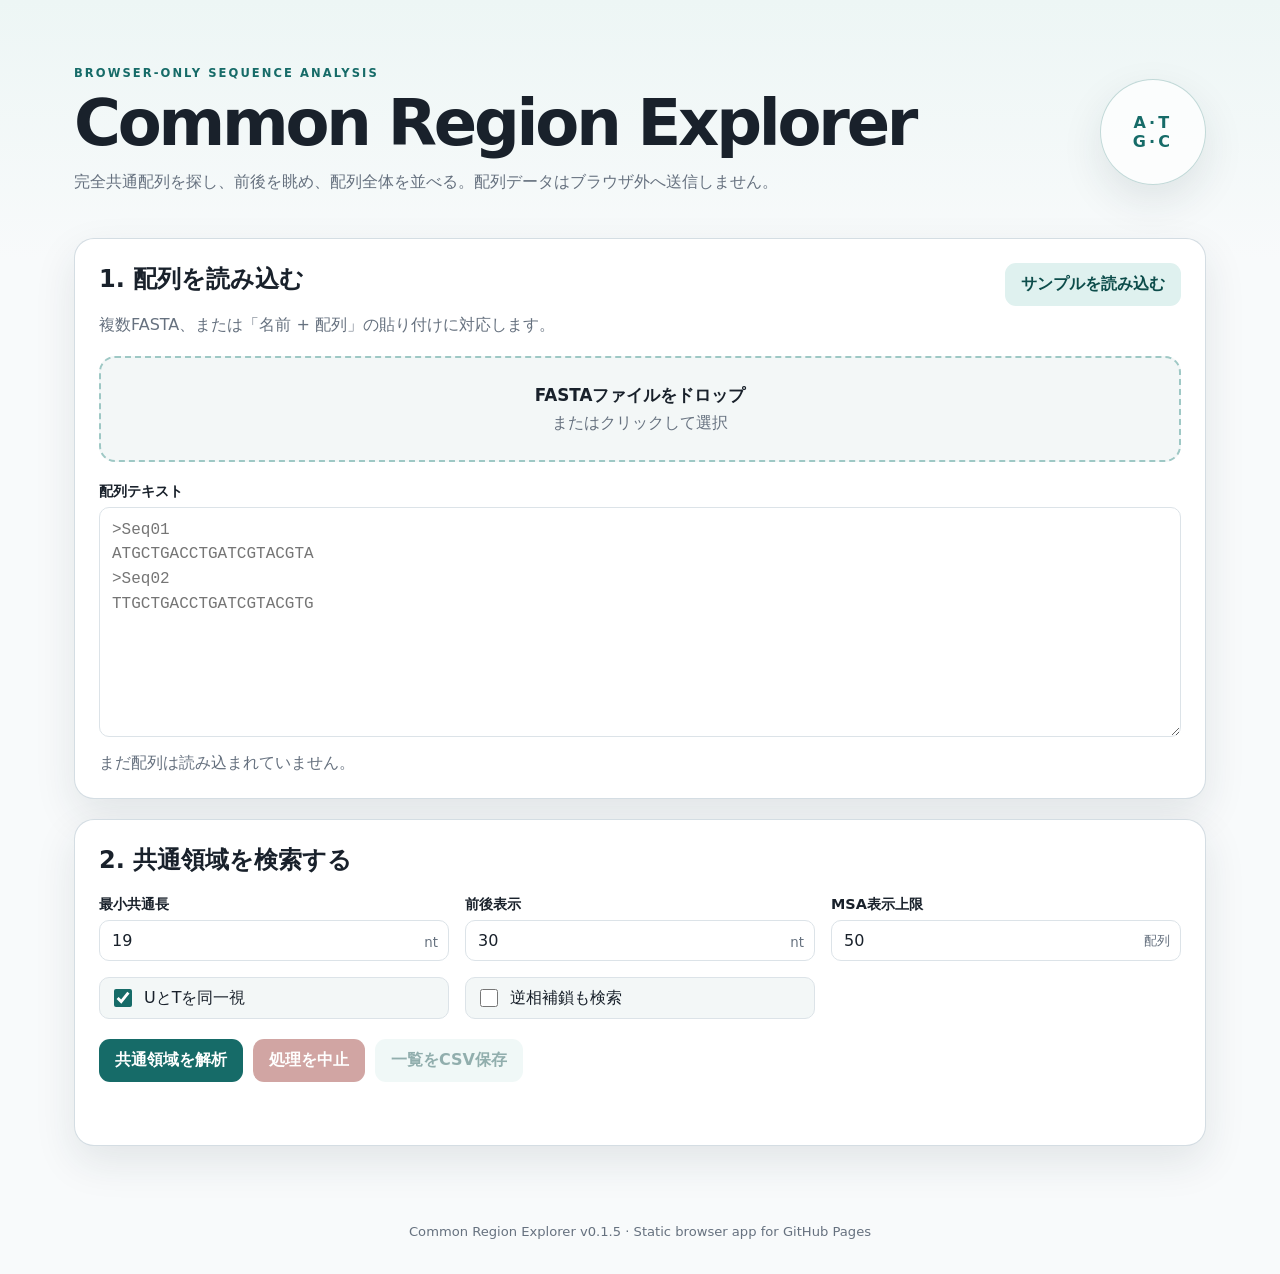
<file: index.html>
<!doctype html>
<html lang="ja">
<head>
  <meta charset="utf-8">
  <meta name="viewport" content="width=device-width, initial-scale=1">
  <meta name="description" content="複数塩基配列の完全共通領域検索・前後配列表示・多重配列アラインメント">
  <title>Common Region Explorer</title>
  <link rel="stylesheet" href="styles.css">
</head>
<body>
  <header class="hero">
    <div>
      <p class="eyebrow">Browser-only sequence analysis</p>
      <h1>Common Region Explorer</h1>
      <p>完全共通配列を探し、前後を眺め、配列全体を並べる。配列データはブラウザ外へ送信しません。</p>
    </div>
    <div class="dna-mark" aria-hidden="true">A·T<br>G·C</div>
  </header>

  <main>
    <section class="panel input-panel">
      <div class="panel-heading">
        <div>
          <h2>1. 配列を読み込む</h2>
          <p>複数FASTA、または「名前 + 配列」の貼り付けに対応します。</p>
        </div>
        <button id="sampleButton" class="ghost">サンプルを読み込む</button>
      </div>

      <label id="dropZone" class="drop-zone">
        <input id="fileInput" type="file" accept=".fa,.fasta,.fas,.fna,.txt" multiple>
        <span class="drop-main">FASTAファイルをドロップ</span>
        <span>またはクリックして選択</span>
      </label>

      <label class="field full">
        <span>配列テキスト</span>
        <textarea id="sequenceInput" spellcheck="false" placeholder=">Seq01&#10;ATGCTGACCTGATCGTACGTA&#10;>Seq02&#10;TTGCTGACCTGATCGTACGTG"></textarea>
      </label>

      <div id="sequenceStats" class="stats empty">まだ配列は読み込まれていません。</div>
    </section>

    <section class="panel controls-panel">
      <h2>2. 共通領域を検索する</h2>
      <div class="controls-grid">
        <label class="field"><span>最小共通長</span><input id="minLength" type="number" min="2" value="19"><small>nt</small></label>
        <label class="field"><span>前後表示</span><input id="flankLength" type="number" min="0" value="30"><small>nt</small></label>
        <label class="field"><span>MSA表示上限</span><input id="alignmentLimit" type="number" min="2" max="200" value="50"><small>配列</small></label>
        <label class="check"><input id="treatUasT" type="checkbox" checked><span>UとTを同一視</span></label>
        <label class="check"><input id="reverseComplement" type="checkbox"><span>逆相補鎖も検索</span></label>
      </div>
      <div class="action-row">
        <button id="analyzeButton" class="primary">共通領域を解析</button>
        <button id="stopButton" class="danger" disabled>処理を中止</button>
        <button id="csvButton" class="ghost" disabled>一覧をCSV保存</button>
      </div>
      <div id="progressWrap" class="progress-wrap" hidden>
        <div class="progress-track"><div id="progressBar" class="progress-bar"></div></div>
        <span id="progressText">準備中</span>
      </div>
      <p id="statusMessage" class="status" role="status"></p>
    </section>

    <section id="resultsPanel" class="panel results-panel" hidden>
      <div class="summary-grid">
        <div class="summary-card"><span>入力配列</span><strong id="summaryCount">0</strong></div>
        <div class="summary-card"><span>最長共通領域</span><strong id="summaryLongest">0 nt</strong></div>
        <div class="summary-card"><span>検出領域</span><strong id="summaryRegions">0</strong></div>
        <div class="summary-card"><span>基準配列</span><strong id="summaryReference">-</strong></div>
      </div>

      <nav class="tabs" aria-label="解析結果">
        <button class="tab active" data-tab="regions">共通配列一覧</button>
        <button class="tab" data-tab="context">共通配列前後ビュー</button>
        <button class="tab" data-tab="alignment">多重配列アラインメント</button>
      </nav>

      <section id="tab-regions" class="tab-page active">
        <p class="notice">一覧の座標は基準配列上です。各配列ごとの実座標は「共通配列前後ビュー」とCSVに表示します。</p>
        <div class="table-wrap">
          <table>
            <thead><tr><th>#</th><th>長さ</th><th>共通配列</th><th>基準配列位置</th><th>操作</th></tr></thead>
            <tbody id="regionTableBody"></tbody>
          </table>
        </div>
      </section>

      <section id="tab-context" class="tab-page">
        <div class="viewer-toolbar">
          <label class="field compact"><span>表示領域</span><select id="regionSelect"></select></label>
          <span id="contextSummary" class="muted"></span>
        </div>
        <div id="contextViewer" class="context-viewer"></div>
      </section>

      <section id="tab-alignment" class="tab-page">
        <div class="alignment-intro">
          <div>
            <h3>参照配列ベースの多重配列アラインメント</h3>
            <p>各配列を参照配列へグローバル整列し、ギャップ位置を統合するスター型MSAです。各行の左右には、その配列自身のギャップを除いた実座標を表示します。</p>
          </div>
          <div class="alignment-controls">
            <label class="field compact"><span>参照配列</span><select id="referenceSelect"></select></label>
            <button id="alignButton" class="primary">アラインメントを実行</button>
            <button id="alignmentFastaButton" class="ghost" disabled>Aligned FASTA保存</button>
            <button id="alignmentClustalButton" class="ghost" disabled>CLUSTAL保存</button>
          </div>
        </div>
        <p id="alignmentNotice" class="notice"></p>
        <div class="alignment-search">
          <label class="field alignment-search-field"><span>参照配列内を検索</span><input id="alignmentSearchInput" type="text" placeholder="例: ATGCTGACCTGA" autocomplete="off" spellcheck="false"></label>
          <label class="check alignment-search-check"><input id="alignmentSearchReverse" type="checkbox"><span>逆相補鎖も検索</span></label>
          <button id="alignmentSearchButton" class="ghost" disabled>検索してハイライト</button>
          <button id="alignmentSearchClearButton" class="ghost" disabled>解除</button>
          <span id="alignmentSearchSummary" class="alignment-search-summary muted"></span>
        </div>
        <div id="alignmentViewer" class="alignment-viewer empty">まだアラインメントを実行していません。</div>
      </section>
    </section>
  </main>

  <footer>Common Region Explorer v0.1.5 · Static browser app for GitHub Pages</footer>
  <script src="app.js?v=0.1.5"></script>
</body>
</html>
</file>
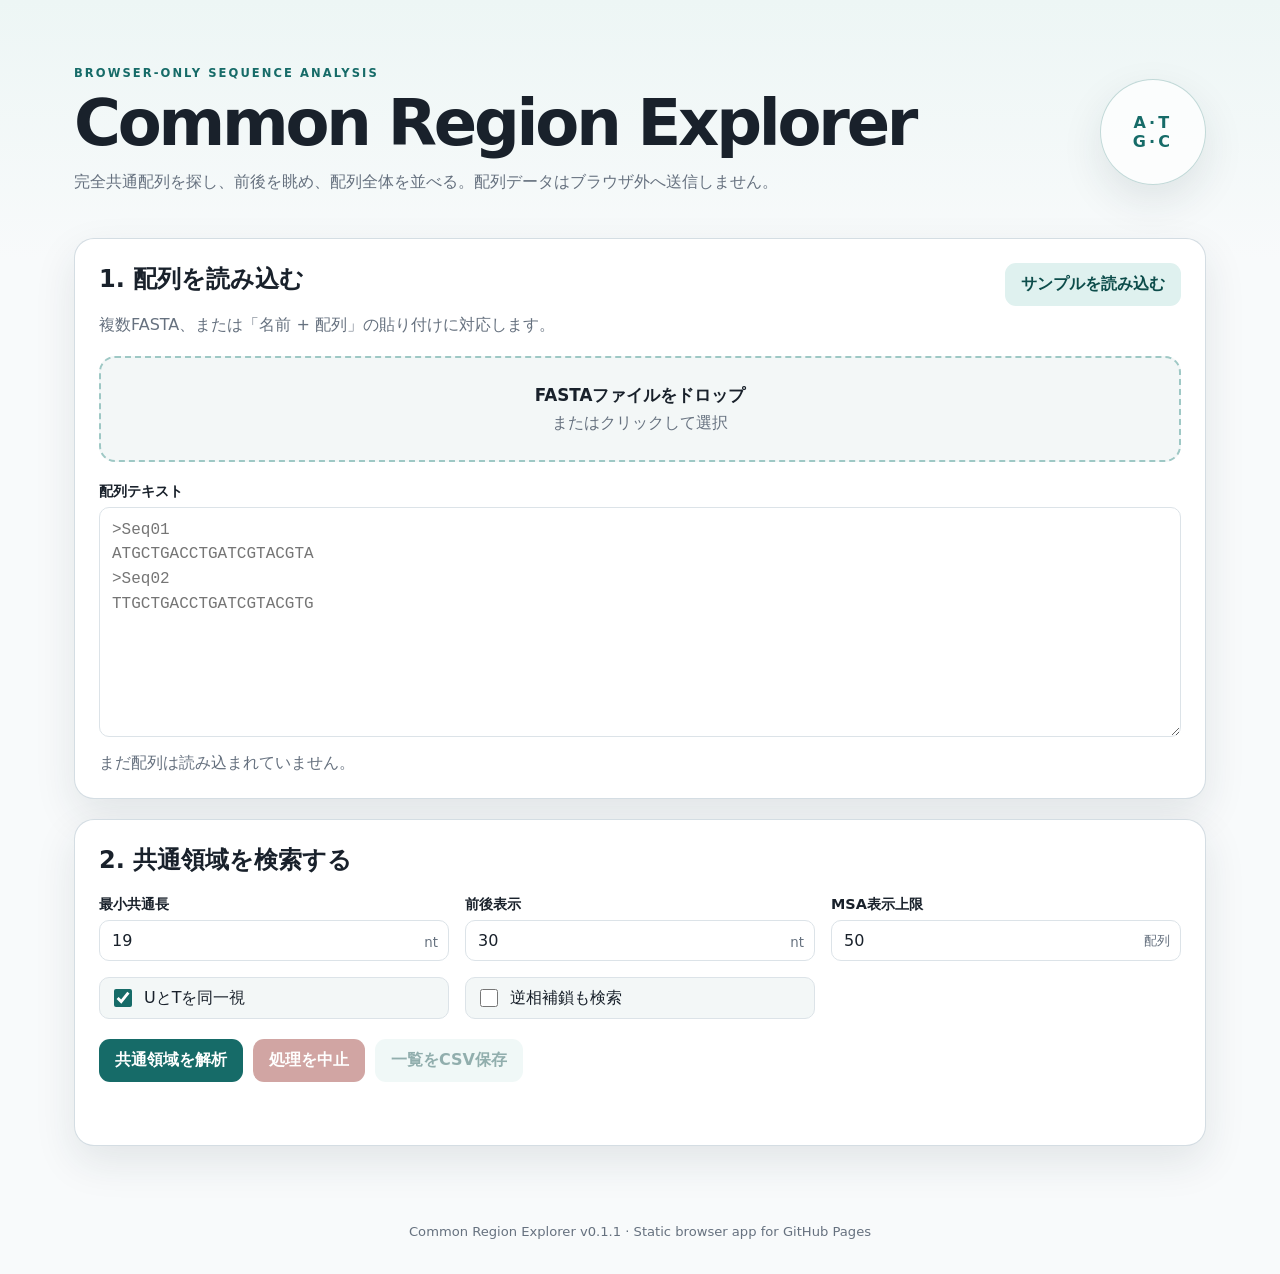
<file: index(1).html>
<!doctype html>
<html lang="ja">
<head>
  <meta charset="utf-8">
  <meta name="viewport" content="width=device-width, initial-scale=1">
  <meta name="description" content="複数塩基配列の完全共通領域検索・前後配列表示・多重配列アラインメント">
  <title>Common Region Explorer</title>
  <style>
:root {
  color-scheme: light;
  --ink: #19212b;
  --muted: #66717f;
  --line: #dce3e8;
  --paper: #ffffff;
  --soft: #f3f7f7;
  --accent: #166b68;
  --accent-dark: #0d4d4b;
  --accent-soft: #dff1ef;
  --warn: #9b3a34;
  --shadow: 0 16px 42px rgba(31, 52, 63, .10);
  font-family: Inter, ui-sans-serif, system-ui, -apple-system, BlinkMacSystemFont, "Segoe UI", sans-serif;
}
* { box-sizing: border-box; }
[hidden] { display: none !important; }
body { margin: 0; color: var(--ink); background: linear-gradient(180deg, #edf6f5 0, #f8fafb 260px); }
button, input, textarea, select { font: inherit; }
button { cursor: pointer; }
button:disabled { cursor: not-allowed; opacity: .45; }
.hero { max-width: 1180px; margin: 0 auto; padding: 54px 24px 28px; display: flex; justify-content: space-between; gap: 30px; align-items: center; }
.hero h1 { margin: 0; font-size: clamp(2rem, 5vw, 4.2rem); letter-spacing: -.05em; line-height: 1; }
.hero p { max-width: 760px; color: var(--muted); font-size: 1.02rem; }
.eyebrow { text-transform: uppercase; letter-spacing: .18em; font-weight: 800; font-size: .72rem !important; color: var(--accent) !important; }
.dna-mark { width: 106px; height: 106px; border: 1px solid rgba(22,107,104,.25); border-radius: 50%; display: grid; place-items: center; text-align: center; color: var(--accent); font-weight: 900; letter-spacing: .2em; background: rgba(255,255,255,.7); box-shadow: var(--shadow); }
main { max-width: 1180px; margin: 0 auto; padding: 0 24px 48px; }
.panel { background: var(--paper); border: 1px solid rgba(208,218,224,.9); border-radius: 20px; padding: 24px; margin-bottom: 20px; box-shadow: var(--shadow); }
.panel h2, .panel h3 { margin-top: 0; }
.panel-heading { display: flex; justify-content: space-between; align-items: start; gap: 18px; }
.panel-heading p, .alignment-intro p { color: var(--muted); margin-bottom: 0; }
.drop-zone { margin: 20px 0; border: 2px dashed #9ec8c5; border-radius: 16px; padding: 26px; display: grid; place-items: center; gap: 6px; background: var(--soft); color: var(--muted); transition: .2s ease; }
.drop-zone.dragging { border-color: var(--accent); background: var(--accent-soft); transform: translateY(-2px); }
.drop-zone input { display: none; }
.drop-main { color: var(--ink); font-weight: 800; font-size: 1.05rem; }
.field { position: relative; display: grid; gap: 6px; }
.field > span { font-weight: 750; font-size: .9rem; }
.field input, .field textarea, .field select { border: 1px solid var(--line); border-radius: 10px; background: #fff; padding: 10px 12px; color: var(--ink); }
.field input:focus, .field textarea:focus, .field select:focus { outline: 3px solid rgba(22,107,104,.14); border-color: var(--accent); }
.field small { position: absolute; right: 11px; bottom: 11px; color: var(--muted); }
.field.full textarea { min-height: 230px; resize: vertical; font-family: "Cascadia Mono", Consolas, monospace; line-height: 1.55; }
.field.compact { min-width: 240px; }
.stats { display: flex; flex-wrap: wrap; gap: 10px; margin-top: 16px; }
.stats span { padding: 7px 10px; border-radius: 999px; background: var(--soft); font-size: .85rem; }
.stats.empty { color: var(--muted); }
.controls-grid { display: grid; grid-template-columns: repeat(3, minmax(150px, 1fr)); gap: 16px; align-items: end; }
.check { display: flex; align-items: center; gap: 9px; min-height: 42px; padding: 8px 10px; border: 1px solid var(--line); border-radius: 10px; background: var(--soft); }
.check input { width: 18px; height: 18px; accent-color: var(--accent); }
.action-row { display: flex; flex-wrap: wrap; gap: 10px; margin-top: 20px; }
button { border: 0; border-radius: 11px; padding: 11px 16px; font-weight: 800; }
button.primary { color: #fff; background: var(--accent); }
button.primary:hover { background: var(--accent-dark); }
button.ghost { color: var(--accent-dark); background: var(--accent-soft); }
button.danger { color: #fff; background: var(--warn); }
.progress-wrap { margin-top: 16px; display: grid; grid-template-columns: 1fr auto; gap: 12px; align-items: center; }
.progress-track { height: 10px; border-radius: 999px; overflow: hidden; background: #e8eef0; }
.progress-bar { width: 0; height: 100%; background: var(--accent); transition: width .15s ease; }
.status { min-height: 1.4em; margin-bottom: 0; color: var(--muted); }
.status.error { color: var(--warn); font-weight: 800; }
.summary-grid { display: grid; grid-template-columns: repeat(4, 1fr); gap: 12px; }
.summary-card { border: 1px solid var(--line); border-radius: 14px; padding: 15px; background: var(--soft); }
.summary-card span { color: var(--muted); font-size: .8rem; display: block; }
.summary-card strong { font-size: 1.35rem; display: block; margin-top: 3px; overflow: hidden; text-overflow: ellipsis; white-space: nowrap; }
.tabs { display: flex; gap: 8px; margin: 24px 0 18px; border-bottom: 1px solid var(--line); overflow-x: auto; }
.tab { background: transparent; color: var(--muted); border-radius: 10px 10px 0 0; white-space: nowrap; }
.tab.active { color: var(--accent-dark); background: var(--accent-soft); }
.tab-page { display: none; }
.tab-page.active { display: block; }
.table-wrap { overflow-x: auto; }
table { width: 100%; border-collapse: collapse; }
th, td { text-align: left; border-bottom: 1px solid var(--line); padding: 12px 10px; vertical-align: top; }
th { font-size: .78rem; color: var(--muted); text-transform: uppercase; letter-spacing: .06em; }
td.sequence-cell { max-width: 520px; font-family: "Cascadia Mono", Consolas, monospace; overflow-wrap: anywhere; }
.viewer-toolbar, .alignment-intro { display: flex; justify-content: space-between; gap: 18px; align-items: end; margin-bottom: 16px; }
.muted, .notice { color: var(--muted); }
.context-viewer { display: grid; gap: 12px; }
.context-row { border: 1px solid var(--line); border-radius: 13px; padding: 12px 14px; overflow-x: auto; }
.context-row header { display: flex; justify-content: space-between; gap: 12px; color: var(--muted); font-size: .82rem; margin-bottom: 8px; }
.context-row code { font-family: "Cascadia Mono", Consolas, monospace; white-space: nowrap; font-size: .92rem; }
.context-row .flank { color: #73808b; }
.context-row mark { background: #ffe39c; color: #17202a; padding: 2px 0; }
.context-row.missing { opacity: .72; }
.alignment-controls { display: flex; gap: 10px; align-items: end; flex-wrap: wrap; }
.alignment-viewer { border: 1px solid var(--line); border-radius: 13px; background: #101820; color: #dbe8ed; padding: 14px; overflow: auto; max-height: 680px; }
.alignment-viewer.empty { color: var(--muted); background: var(--soft); }
.alignment-block { margin-bottom: 22px; }
.alignment-line { display: grid; grid-template-columns: 150px max-content; gap: 12px; font-family: "Cascadia Mono", Consolas, monospace; white-space: pre; font-size: .84rem; line-height: 1.55; }
.alignment-name { color: #8cc9c5; overflow: hidden; text-overflow: ellipsis; }
.alignment-consensus { color: #ffd27b; }
.alignment-conservation { color: #8da3ad; }
footer { color: var(--muted); text-align: center; padding: 10px 24px 35px; font-size: .82rem; }
@media (max-width: 800px) {
  .hero { padding-top: 34px; }
  .dna-mark { display: none; }
  .controls-grid, .summary-grid { grid-template-columns: 1fr 1fr; }
  .panel-heading, .viewer-toolbar, .alignment-intro { align-items: stretch; flex-direction: column; }
  .alignment-line { grid-template-columns: 110px max-content; }
}
@media (max-width: 520px) {
  main { padding-left: 12px; padding-right: 12px; }
  .panel { padding: 17px; border-radius: 15px; }
  .controls-grid, .summary-grid { grid-template-columns: 1fr; }
}

</style>
</head>
<body>
  <header class="hero">
    <div>
      <p class="eyebrow">Browser-only sequence analysis</p>
      <h1>Common Region Explorer</h1>
      <p>完全共通配列を探し、前後を眺め、配列全体を並べる。配列データはブラウザ外へ送信しません。</p>
    </div>
    <div class="dna-mark" aria-hidden="true">A·T<br>G·C</div>
  </header>

  <main>
    <section class="panel input-panel">
      <div class="panel-heading">
        <div>
          <h2>1. 配列を読み込む</h2>
          <p>複数FASTA、または「名前 + 配列」の貼り付けに対応します。</p>
        </div>
        <button id="sampleButton" class="ghost">サンプルを読み込む</button>
      </div>

      <label id="dropZone" class="drop-zone">
        <input id="fileInput" type="file" accept=".fa,.fasta,.fas,.fna,.txt" multiple>
        <span class="drop-main">FASTAファイルをドロップ</span>
        <span>またはクリックして選択</span>
      </label>

      <label class="field full">
        <span>配列テキスト</span>
        <textarea id="sequenceInput" spellcheck="false" placeholder=">Seq01&#10;ATGCTGACCTGATCGTACGTA&#10;>Seq02&#10;TTGCTGACCTGATCGTACGTG"></textarea>
      </label>

      <div id="sequenceStats" class="stats empty">まだ配列は読み込まれていません。</div>
    </section>

    <section class="panel controls-panel">
      <h2>2. 共通領域を検索する</h2>
      <div class="controls-grid">
        <label class="field"><span>最小共通長</span><input id="minLength" type="number" min="2" value="19"><small>nt</small></label>
        <label class="field"><span>前後表示</span><input id="flankLength" type="number" min="0" value="30"><small>nt</small></label>
        <label class="field"><span>MSA表示上限</span><input id="alignmentLimit" type="number" min="2" max="200" value="50"><small>配列</small></label>
        <label class="check"><input id="treatUasT" type="checkbox" checked><span>UとTを同一視</span></label>
        <label class="check"><input id="reverseComplement" type="checkbox"><span>逆相補鎖も検索</span></label>
      </div>
      <div class="action-row">
        <button id="analyzeButton" class="primary">共通領域を解析</button>
        <button id="stopButton" class="danger" disabled>処理を中止</button>
        <button id="csvButton" class="ghost" disabled>一覧をCSV保存</button>
      </div>
      <div id="progressWrap" class="progress-wrap" hidden>
        <div class="progress-track"><div id="progressBar" class="progress-bar"></div></div>
        <span id="progressText">準備中</span>
      </div>
      <p id="statusMessage" class="status" role="status"></p>
    </section>

    <section id="resultsPanel" class="panel results-panel" hidden>
      <div class="summary-grid">
        <div class="summary-card"><span>入力配列</span><strong id="summaryCount">0</strong></div>
        <div class="summary-card"><span>最長共通領域</span><strong id="summaryLongest">0 nt</strong></div>
        <div class="summary-card"><span>検出領域</span><strong id="summaryRegions">0</strong></div>
        <div class="summary-card"><span>基準配列</span><strong id="summaryReference">-</strong></div>
      </div>

      <nav class="tabs" aria-label="解析結果">
        <button class="tab active" data-tab="regions">共通配列一覧</button>
        <button class="tab" data-tab="context">共通配列前後ビュー</button>
        <button class="tab" data-tab="alignment">多重配列アラインメント</button>
      </nav>

      <section id="tab-regions" class="tab-page active">
        <div class="table-wrap">
          <table>
            <thead><tr><th>#</th><th>長さ</th><th>共通配列</th><th>基準配列位置</th><th>操作</th></tr></thead>
            <tbody id="regionTableBody"></tbody>
          </table>
        </div>
      </section>

      <section id="tab-context" class="tab-page">
        <div class="viewer-toolbar">
          <label class="field compact"><span>表示領域</span><select id="regionSelect"></select></label>
          <span id="contextSummary" class="muted"></span>
        </div>
        <div id="contextViewer" class="context-viewer"></div>
      </section>

      <section id="tab-alignment" class="tab-page">
        <div class="alignment-intro">
          <div>
            <h3>参照配列ベースの多重配列アラインメント</h3>
            <p>各配列を参照配列へグローバル整列し、ギャップ位置を統合するスター型MSAです。ClustalやMAFFTの系統樹ベースMSAとは異なりますが、類似配列の確認に向いています。</p>
          </div>
          <div class="alignment-controls">
            <label class="field compact"><span>参照配列</span><select id="referenceSelect"></select></label>
            <button id="alignButton" class="primary">アラインメントを実行</button>
          </div>
        </div>
        <p id="alignmentNotice" class="notice"></p>
        <div id="alignmentViewer" class="alignment-viewer empty">まだアラインメントを実行していません。</div>
      </section>
    </section>
  </main>

  <footer>Common Region Explorer v0.1.1 · Static browser app for GitHub Pages</footer>
  <script id="workerSource" type="text/plain">
(function (root, factory) {
  const api = factory();
  if (typeof module !== 'undefined' && module.exports) module.exports = api;
  else root.SequenceCore = api;
})(typeof self !== 'undefined' ? self : globalThis, function () {
  'use strict';

  const DNA_RE = /[^ACGTUNRYKMSWBDHV-]/gi;
  const COMPLEMENT = {
    A: 'T', C: 'G', G: 'C', T: 'A', U: 'A',
    N: 'N', R: 'Y', Y: 'R', K: 'M', M: 'K',
    S: 'S', W: 'W', B: 'V', V: 'B', D: 'H', H: 'D', '-': '-'
  };

  function normalizeSequence(raw, treatUasT = true) {
    let seq = String(raw || '').toUpperCase().replace(/\s+/g, '').replace(DNA_RE, '');
    seq = seq.replace(/-/g, '');
    if (treatUasT) seq = seq.replace(/U/g, 'T');
    return seq;
  }

  function reverseComplement(seq) {
    let out = '';
    for (let i = seq.length - 1; i >= 0; i -= 1) out += COMPLEMENT[seq[i]] || 'N';
    return out;
  }

  function findAllOccurrences(haystack, needle) {
    const hits = [];
    if (!needle) return hits;
    let from = 0;
    while (from <= haystack.length - needle.length) {
      const idx = haystack.indexOf(needle, from);
      if (idx < 0) break;
      hits.push(idx);
      from = idx + 1;
    }
    return hits;
  }

  function buildSuffixAutomaton(reference) {
    const states = [{ next: Object.create(null), link: -1, len: 0, firstPos: -1 }];
    let last = 0;

    for (let pos = 0; pos < reference.length; pos += 1) {
      const ch = reference[pos];
      const cur = states.length;
      states.push({ next: Object.create(null), link: 0, len: states[last].len + 1, firstPos: pos });
      let p = last;
      while (p >= 0 && states[p].next[ch] === undefined) {
        states[p].next[ch] = cur;
        p = states[p].link;
      }
      if (p < 0) {
        states[cur].link = 0;
      } else {
        const q = states[p].next[ch];
        if (states[p].len + 1 === states[q].len) {
          states[cur].link = q;
        } else {
          const clone = states.length;
          states.push({
            next: Object.assign(Object.create(null), states[q].next),
            link: states[q].link,
            len: states[p].len + 1,
            firstPos: states[q].firstPos
          });
          while (p >= 0 && states[p].next[ch] === q) {
            states[p].next[ch] = clone;
            p = states[p].link;
          }
          states[q].link = clone;
          states[cur].link = clone;
        }
      }
      last = cur;
    }

    const order = Array.from({ length: states.length }, (_, i) => i)
      .sort((a, b) => states[a].len - states[b].len);
    return { states, order };
  }

  function bestMatchesForSequence(sam, sequence) {
    const { states, order } = sam;
    const best = new Int32Array(states.length);
    let v = 0;
    let l = 0;

    for (const ch of sequence) {
      while (v !== 0 && states[v].next[ch] === undefined) {
        v = states[v].link;
        l = Math.min(l, states[v].len);
      }
      if (states[v].next[ch] !== undefined) {
        v = states[v].next[ch];
        l += 1;
      } else {
        v = 0;
        l = 0;
      }
      if (l > best[v]) best[v] = l;
    }

    for (let oi = order.length - 1; oi > 0; oi -= 1) {
      const stateId = order[oi];
      const parent = states[stateId].link;
      if (parent >= 0) {
        const propagated = Math.min(best[stateId], states[parent].len);
        if (propagated > best[parent]) best[parent] = propagated;
      }
    }
    return best;
  }

  function occurrenceDetails(sequences, motif, allowReverseComplement) {
    return sequences.map((item) => {
      const plus = findAllOccurrences(item.sequence, motif).map((start) => ({
        start, end: start + motif.length - 1, strand: '+'
      }));
      let minus = [];
      if (allowReverseComplement) {
        const rc = reverseComplement(item.sequence);
        minus = findAllOccurrences(rc, motif).map((rcStart) => ({
          start: item.sequence.length - (rcStart + motif.length),
          end: item.sequence.length - rcStart - 1,
          strand: '-'
        }));
        const seen = new Set(plus.map((x) => `${x.start}:${x.end}:${x.strand}`));
        minus = minus.filter((x) => !seen.has(`${x.start}:${x.end}:${x.strand}`));
      }
      return { name: item.name, length: item.sequence.length, hits: plus.concat(minus) };
    });
  }

  function findCommonRegions(sequences, options = {}, onProgress = () => {}) {
    if (!Array.isArray(sequences) || sequences.length < 2) {
      throw new Error('2本以上の配列が必要です。');
    }
    const minLength = Math.max(1, Number(options.minLength || 19));
    const allowReverseComplement = Boolean(options.allowReverseComplement);

    let refIndex = 0;
    for (let i = 1; i < sequences.length; i += 1) {
      if (sequences[i].sequence.length < sequences[refIndex].sequence.length) refIndex = i;
    }
    const reference = sequences[refIndex].sequence;
    if (reference.length < minLength) return { referenceIndex: refIndex, regions: [], longest: 0 };

    onProgress({ phase: 'index', done: 0, total: 1, message: '最短配列の検索インデックスを作成中' });
    const sam = buildSuffixAutomaton(reference);
    const common = new Int32Array(sam.states.length);
    for (let s = 0; s < sam.states.length; s += 1) common[s] = sam.states[s].len;

    const others = sequences.map((_, i) => i).filter((i) => i !== refIndex);
    for (let k = 0; k < others.length; k += 1) {
      const idx = others[k];
      const forwardBest = bestMatchesForSequence(sam, sequences[idx].sequence);
      let reverseBest = null;
      if (allowReverseComplement) reverseBest = bestMatchesForSequence(sam, reverseComplement(sequences[idx].sequence));
      for (let s = 1; s < sam.states.length; s += 1) {
        const observed = reverseBest ? Math.max(forwardBest[s], reverseBest[s]) : forwardBest[s];
        if (observed < common[s]) common[s] = observed;
      }
      onProgress({
        phase: 'compare', done: k + 1, total: others.length,
        message: `${k + 1} / ${others.length} 配列を比較`
      });
    }

    const raw = [];
    for (let s = 1; s < sam.states.length; s += 1) {
      const length = Math.min(common[s], sam.states[s].len);
      if (length < minLength) continue;
      const end = sam.states[s].firstPos;
      const start = end - length + 1;
      if (start < 0) continue;
      raw.push({ sequence: reference.slice(start, end + 1), length, refStart: start, refEnd: end });
    }

    raw.sort((a, b) => b.length - a.length || a.refStart - b.refStart || a.sequence.localeCompare(b.sequence));
    const unique = [];
    const seen = new Set();
    for (const item of raw) {
      if (seen.has(item.sequence)) continue;
      seen.add(item.sequence);
      if (unique.some((kept) => kept.sequence.includes(item.sequence))) continue;
      unique.push(item);
    }

    onProgress({ phase: 'locate', done: 0, total: unique.length, message: '各配列上の位置を確認中' });
    const regions = unique.map((item, i) => {
      const occurrences = occurrenceDetails(sequences, item.sequence, allowReverseComplement);
      onProgress({ phase: 'locate', done: i + 1, total: unique.length, message: `${i + 1} / ${unique.length} 領域` });
      return Object.assign({}, item, { id: i + 1, occurrences });
    });

    return {
      referenceIndex: refIndex,
      referenceName: sequences[refIndex].name,
      regions,
      longest: regions.length ? regions[0].length : 0
    };
  }

  function globalAlign(reference, query, options = {}) {
    const match = Number(options.match ?? 2);
    const mismatch = Number(options.mismatch ?? -1);
    const gap = Number(options.gap ?? -2);
    const maxCells = Number(options.maxCells || 8000000);
    const n = reference.length;
    const m = query.length;
    const cells = (n + 1) * (m + 1);
    if (cells > maxCells) {
      throw new Error(`アラインメント行列が大きすぎます（${cells.toLocaleString()}セル）。短い配列にするか、対象配列数を減らしてください。`);
    }

    const cols = m + 1;
    const trace = new Uint8Array(cells); // 1 diag, 2 up, 3 left
    let prev = new Int32Array(cols);
    let curr = new Int32Array(cols);
    for (let j = 1; j <= m; j += 1) {
      prev[j] = prev[j - 1] + gap;
      trace[j] = 3;
    }
    for (let i = 1; i <= n; i += 1) {
      curr[0] = prev[0] + gap;
      trace[i * cols] = 2;
      for (let j = 1; j <= m; j += 1) {
        const diag = prev[j - 1] + (reference[i - 1] === query[j - 1] ? match : mismatch);
        const up = prev[j] + gap;
        const left = curr[j - 1] + gap;
        let score = diag;
        let dir = 1;
        if (up > score) { score = up; dir = 2; }
        if (left > score) { score = left; dir = 3; }
        curr[j] = score;
        trace[i * cols + j] = dir;
      }
      const tmp = prev;
      prev = curr;
      curr = tmp;
    }

    let i = n;
    let j = m;
    const a = [];
    const b = [];
    while (i > 0 || j > 0) {
      const dir = trace[i * cols + j];
      if (i > 0 && j > 0 && dir === 1) {
        a.push(reference[i - 1]); b.push(query[j - 1]); i -= 1; j -= 1;
      } else if (i > 0 && (dir === 2 || j === 0)) {
        a.push(reference[i - 1]); b.push('-'); i -= 1;
      } else {
        a.push('-'); b.push(query[j - 1]); j -= 1;
      }
    }
    a.reverse(); b.reverse();
    return { alignedReference: a.join(''), alignedQuery: b.join(''), score: prev[m] };
  }

  function alignmentToProfile(alignedReference, alignedQuery, referenceLength) {
    const insertions = Array.from({ length: referenceLength + 1 }, () => '');
    const alignedAt = Array.from({ length: referenceLength }, () => '-');
    let pos = 0;
    for (let i = 0; i < alignedReference.length; i += 1) {
      const r = alignedReference[i];
      const q = alignedQuery[i];
      if (r === '-') insertions[pos] += q;
      else {
        alignedAt[pos] = q;
        pos += 1;
      }
    }
    return { insertions, alignedAt };
  }

  function summarizeAlignment(alignedSequences) {
    if (!alignedSequences.length) return { consensus: '', conservation: '' };
    const width = alignedSequences[0].aligned.length;
    let consensus = '';
    let conservation = '';
    for (let col = 0; col < width; col += 1) {
      const counts = Object.create(null);
      let nonGap = 0;
      for (const row of alignedSequences) {
        const ch = row.aligned[col];
        if (ch === '-') continue;
        counts[ch] = (counts[ch] || 0) + 1;
        nonGap += 1;
      }
      let bestBase = '-';
      let bestCount = 0;
      for (const [base, count] of Object.entries(counts)) {
        if (count > bestCount) { bestCount = count; bestBase = base; }
      }
      consensus += bestBase;
      if (nonGap === 0) conservation += ' ';
      else if (bestCount === alignedSequences.length) conservation += '*';
      else if (bestCount / alignedSequences.length >= 0.8) conservation += ':';
      else if (bestCount / alignedSequences.length >= 0.5) conservation += '.';
      else conservation += ' ';
    }
    return { consensus, conservation };
  }

  function buildStarAlignment(sequences, referenceIndex = 0, options = {}, onProgress = () => {}) {
    if (!sequences.length) throw new Error('配列がありません。');
    const ref = sequences[referenceIndex];
    const profiles = new Array(sequences.length);
    profiles[referenceIndex] = {
      insertions: Array.from({ length: ref.sequence.length + 1 }, () => ''),
      alignedAt: ref.sequence.split('')
    };

    const targets = sequences.map((_, i) => i).filter((i) => i !== referenceIndex);
    for (let k = 0; k < targets.length; k += 1) {
      const idx = targets[k];
      const pair = globalAlign(ref.sequence, sequences[idx].sequence, options);
      profiles[idx] = alignmentToProfile(pair.alignedReference, pair.alignedQuery, ref.sequence.length);
      onProgress({ phase: 'align', done: k + 1, total: targets.length, message: `${k + 1} / ${targets.length} 配列を整列` });
    }

    const maxInsertions = new Int32Array(ref.sequence.length + 1);
    for (const profile of profiles) {
      for (let b = 0; b < profile.insertions.length; b += 1) {
        if (profile.insertions[b].length > maxInsertions[b]) maxInsertions[b] = profile.insertions[b].length;
      }
    }

    const alignedSequences = sequences.map((item, idx) => {
      const p = profiles[idx];
      let aligned = '';
      for (let b = 0; b <= ref.sequence.length; b += 1) {
        aligned += p.insertions[b];
        aligned += '-'.repeat(maxInsertions[b] - p.insertions[b].length);
        if (b < ref.sequence.length) aligned += p.alignedAt[b];
      }
      return { name: item.name, aligned };
    });

    const summary = summarizeAlignment(alignedSequences);
    return {
      referenceIndex,
      referenceName: ref.name,
      alignedSequences,
      consensus: summary.consensus,
      conservation: summary.conservation,
      length: alignedSequences[0].aligned.length
    };
  }

  return {
    normalizeSequence,
    reverseComplement,
    findAllOccurrences,
    findCommonRegions,
    globalAlign,
    buildStarAlignment
  };
});

'use strict';


self.onmessage = (event) => {
  const { type, payload } = event.data || {};
  try {
    if (type === 'findCommon') {
      const result = SequenceCore.findCommonRegions(
        payload.sequences,
        payload.options,
        (progress) => self.postMessage({ type: 'progress', task: 'common', progress })
      );
      self.postMessage({ type: 'commonResult', result });
    } else if (type === 'align') {
      const result = SequenceCore.buildStarAlignment(
        payload.sequences,
        payload.referenceIndex,
        payload.options,
        (progress) => self.postMessage({ type: 'progress', task: 'align', progress })
      );
      self.postMessage({ type: 'alignmentResult', result });
    }
  } catch (error) {
    self.postMessage({ type: 'error', task: type, message: error.message || String(error) });
  }
};

</script>
<script>
'use strict';

const state = {
  sequences: [],
  commonResult: null,
  alignmentResult: null,
  worker: null,
  busyTask: null
};

const $ = (id) => document.getElementById(id);
const els = {
  fileInput: $('fileInput'), dropZone: $('dropZone'), sequenceInput: $('sequenceInput'), sampleButton: $('sampleButton'),
  sequenceStats: $('sequenceStats'), minLength: $('minLength'), flankLength: $('flankLength'), alignmentLimit: $('alignmentLimit'),
  treatUasT: $('treatUasT'), reverseComplement: $('reverseComplement'), analyzeButton: $('analyzeButton'), stopButton: $('stopButton'),
  csvButton: $('csvButton'), progressWrap: $('progressWrap'), progressBar: $('progressBar'), progressText: $('progressText'),
  statusMessage: $('statusMessage'), resultsPanel: $('resultsPanel'), summaryCount: $('summaryCount'), summaryLongest: $('summaryLongest'),
  summaryRegions: $('summaryRegions'), summaryReference: $('summaryReference'), regionTableBody: $('regionTableBody'), regionSelect: $('regionSelect'),
  contextSummary: $('contextSummary'), contextViewer: $('contextViewer'), referenceSelect: $('referenceSelect'), alignButton: $('alignButton'),
  alignmentNotice: $('alignmentNotice'), alignmentViewer: $('alignmentViewer')
};

function escapeHtml(value) {
  return String(value).replace(/[&<>'"]/g, (ch) => ({ '&': '&amp;', '<': '&lt;', '>': '&gt;', "'": '&#39;', '"': '&quot;' }[ch]));
}

function parseSequenceText(text) {
  const clean = String(text || '').trim();
  if (!clean) return [];
  const treatUasT = els.treatUasT.checked;
  const records = [];
  if (clean.includes('>')) {
    let currentName = null;
    let buffer = [];
    const flush = () => {
      if (currentName !== null) {
        const sequence = normalizeSequence(buffer.join(''), treatUasT);
        if (sequence) records.push({ name: currentName || `Seq${records.length + 1}`, sequence });
      }
    };
    for (const rawLine of clean.split(/\r?\n/)) {
      const line = rawLine.trim();
      if (line.startsWith('>')) {
        flush();
        currentName = line.slice(1).trim() || `Seq${records.length + 1}`;
        buffer = [];
      } else if (line) buffer.push(line);
    }
    flush();
  } else {
    const lines = clean.split(/\r?\n/).map((x) => x.trim()).filter(Boolean);
    lines.forEach((line, index) => {
      const parts = line.split(/[\t,; ]+/);
      const sequencePart = parts.length > 1 ? parts[parts.length - 1] : parts[0];
      const name = parts.length > 1 ? parts.slice(0, -1).join('_') : `Seq${index + 1}`;
      const sequence = normalizeSequence(sequencePart, treatUasT);
      if (sequence) records.push({ name, sequence });
    });
  }
  const used = new Map();
  return records.map((item, index) => {
    const base = item.name || `Seq${index + 1}`;
    const count = (used.get(base) || 0) + 1;
    used.set(base, count);
    return { name: count === 1 ? base : `${base}_${count}`, sequence: item.sequence };
  });
}

function normalizeSequence(raw, treatUasT) {
  let seq = String(raw || '').toUpperCase().replace(/\s+/g, '').replace(/[^ACGTUNRYKMSWBDHV-]/g, '').replace(/-/g, '');
  if (treatUasT) seq = seq.replace(/U/g, 'T');
  return seq;
}

function refreshSequences() {
  state.sequences = parseSequenceText(els.sequenceInput.value);
  renderStats();
  populateReferenceSelect();
  state.commonResult = null;
  state.alignmentResult = null;
  els.resultsPanel.hidden = true;
  els.csvButton.disabled = true;
}

function renderStats() {
  if (!state.sequences.length) {
    els.sequenceStats.className = 'stats empty';
    els.sequenceStats.textContent = 'まだ配列は読み込まれていません。';
    return;
  }
  const lengths = state.sequences.map((x) => x.sequence.length);
  const total = lengths.reduce((a, b) => a + b, 0);
  els.sequenceStats.className = 'stats';
  els.sequenceStats.innerHTML = [
    `配列数 ${state.sequences.length}`,
    `最短 ${Math.min(...lengths).toLocaleString()} nt`,
    `最長 ${Math.max(...lengths).toLocaleString()} nt`,
    `合計 ${total.toLocaleString()} nt`
  ].map((x) => `<span>${x}</span>`).join('');
}

function populateReferenceSelect() {
  els.referenceSelect.innerHTML = state.sequences.map((item, i) => `<option value="${i}">${escapeHtml(item.name)} (${item.sequence.length} nt)</option>`).join('');
}

function setBusy(task, busy) {
  state.busyTask = busy ? task : null;
  els.analyzeButton.disabled = busy;
  els.alignButton.disabled = busy;
  els.stopButton.disabled = !busy;
  els.progressWrap.hidden = !busy;
  if (!busy) {
    els.progressBar.style.width = '0%';
    els.progressText.textContent = '';
  }
}

function createWorker() {
  if (state.worker) state.worker.terminate();
  const source = document.getElementById('workerSource').textContent;
  const workerUrl = URL.createObjectURL(new Blob([source], { type: 'text/javascript' }));
  state.worker = new Worker(workerUrl);
  URL.revokeObjectURL(workerUrl);
  state.worker.onmessage = handleWorkerMessage;
  state.worker.onerror = (event) => {
    showError(event.message || 'Web Workerでエラーが発生しました。');
    setBusy(null, false);
  };
}

function handleWorkerMessage(event) {
  const msg = event.data || {};
  if (msg.type === 'progress') updateProgress(msg.progress);
  if (msg.type === 'commonResult') {
    state.commonResult = msg.result;
    setBusy(null, false);
    renderCommonResult();
    els.statusMessage.className = 'status';
    els.statusMessage.textContent = msg.result.regions.length
      ? `${msg.result.regions.length}個の最大共通領域を検出しました。`
      : '指定長以上の完全共通領域は見つかりませんでした。';
  }
  if (msg.type === 'alignmentResult') {
    state.alignmentResult = msg.result;
    setBusy(null, false);
    renderAlignment();
    els.statusMessage.className = 'status';
    els.statusMessage.textContent = `${msg.result.alignedSequences.length}配列を整列しました。`;
  }
  if (msg.type === 'error') {
    setBusy(null, false);
    showError(msg.message);
  }
}

function updateProgress(progress) {
  const total = Math.max(1, progress.total || 1);
  const done = Math.min(total, progress.done || 0);
  els.progressBar.style.width = `${Math.round(done / total * 100)}%`;
  els.progressText.textContent = progress.message || `${done} / ${total}`;
}

function showError(message) {
  els.statusMessage.className = 'status error';
  els.statusMessage.textContent = message;
}

function analyze() {
  refreshSequences();
  if (state.sequences.length < 2) {
    showError('2本以上の配列を読み込んでください。');
    return;
  }
  const minLength = Math.max(2, Number(els.minLength.value || 19));
  const shortest = Math.min(...state.sequences.map((x) => x.sequence.length));
  if (minLength > shortest) {
    showError(`最小共通長が最短配列（${shortest} nt）を超えています。`);
    return;
  }
  createWorker();
  setBusy('common', true);
  els.statusMessage.className = 'status';
  els.statusMessage.textContent = '共通領域を解析しています。';
  state.worker.postMessage({
    type: 'findCommon',
    payload: {
      sequences: state.sequences,
      options: { minLength, allowReverseComplement: els.reverseComplement.checked }
    }
  });
}

function renderCommonResult() {
  const result = state.commonResult;
  els.resultsPanel.hidden = false;
  els.summaryCount.textContent = state.sequences.length;
  els.summaryLongest.textContent = `${result.longest} nt`;
  els.summaryRegions.textContent = result.regions.length;
  els.summaryReference.textContent = result.referenceName || '-';
  els.csvButton.disabled = result.regions.length === 0;
  els.regionTableBody.innerHTML = result.regions.map((r) => `
    <tr>
      <td>${r.id}</td>
      <td><strong>${r.length}</strong> nt</td>
      <td class="sequence-cell">${escapeHtml(r.sequence)}</td>
      <td>${r.refStart + 1}–${r.refEnd + 1}</td>
      <td><button class="ghost context-jump" data-region="${r.id}">前後を見る</button></td>
    </tr>`).join('');
  els.regionSelect.innerHTML = result.regions.length
    ? result.regions.map((r) => `<option value="${r.id}">#${r.id} · ${r.length} nt · ${escapeHtml(r.sequence.slice(0, 24))}${r.sequence.length > 24 ? '…' : ''}</option>`).join('')
    : '<option>領域なし</option>';
  renderContext();
  document.querySelectorAll('.context-jump').forEach((button) => {
    button.addEventListener('click', () => {
      els.regionSelect.value = button.dataset.region;
      switchTab('context');
      renderContext();
    });
  });
}

function renderContext() {
  if (!state.commonResult || !state.commonResult.regions.length) {
    els.contextSummary.textContent = '';
    els.contextViewer.innerHTML = '<p class="muted">表示できる共通領域がありません。</p>';
    return;
  }
  const id = Number(els.regionSelect.value || 1);
  const region = state.commonResult.regions.find((x) => x.id === id) || state.commonResult.regions[0];
  const flank = Math.max(0, Number(els.flankLength.value || 30));
  els.contextSummary.textContent = `${region.length} nt · ${state.sequences.length}配列すべてに存在`;
  els.contextViewer.innerHTML = region.occurrences.map((occ, index) => {
    const seq = state.sequences[index].sequence;
    if (!occ.hits.length) {
      return `<article class="context-row missing"><header><strong>${escapeHtml(occ.name)}</strong><span>未検出</span></header></article>`;
    }
    const hit = occ.hits[0];
    let oriented = seq;
    let start = hit.start;
    if (hit.strand === '-') {
      oriented = reverseComplement(seq);
      start = seq.length - (hit.end + 1);
    }
    const leftStart = Math.max(0, start - flank);
    const rightEnd = Math.min(oriented.length, start + region.length + flank);
    const left = oriented.slice(leftStart, start);
    const motif = oriented.slice(start, start + region.length);
    const right = oriented.slice(start + region.length, rightEnd);
    const more = occ.hits.length > 1 ? ` · 他${occ.hits.length - 1}か所` : '';
    return `<article class="context-row">
      <header><strong>${escapeHtml(occ.name)}</strong><span>${hit.start + 1}–${hit.end + 1} (${hit.strand})${more}</span></header>
      <code><span class="flank">${escapeHtml(left)}</span><mark>${escapeHtml(motif)}</mark><span class="flank">${escapeHtml(right)}</span></code>
    </article>`;
  }).join('');
}

function reverseComplement(seq) {
  const map = { A: 'T', C: 'G', G: 'C', T: 'A', U: 'A', N: 'N', R: 'Y', Y: 'R', K: 'M', M: 'K', S: 'S', W: 'W', B: 'V', V: 'B', D: 'H', H: 'D' };
  let out = '';
  for (let i = seq.length - 1; i >= 0; i -= 1) out += map[seq[i]] || 'N';
  return out;
}

function runAlignment() {
  if (state.sequences.length < 2) {
    showError('先に2本以上の配列を読み込んでください。');
    return;
  }
  const limit = Math.max(2, Math.min(200, Number(els.alignmentLimit.value || 50)));
  const subset = state.sequences.slice(0, limit);
  const selectedReference = Number(els.referenceSelect.value || 0);
  const referenceIndex = selectedReference < subset.length ? selectedReference : 0;
  const refLength = subset[referenceIndex].sequence.length;
  const maxOther = Math.max(...subset.map((x) => x.sequence.length));
  const cells = (refLength + 1) * (maxOther + 1);
  if (cells > 8000000) {
    showError(`選択した参照配列では1配列あたり最大${cells.toLocaleString()}セル必要です。短い参照配列にするか、配列を短くしてください。`);
    return;
  }
  createWorker();
  setBusy('align', true);
  els.alignmentNotice.textContent = state.sequences.length > limit
    ? `入力${state.sequences.length}本のうち、先頭${limit}本をアラインメントします。共通領域検索は全配列を使用しています。`
    : `${subset.length}本をアラインメントします。`;
  state.worker.postMessage({
    type: 'align',
    payload: { sequences: subset, referenceIndex, options: { maxCells: 8000000 } }
  });
}

function renderAlignment() {
  const result = state.alignmentResult;
  if (!result) return;
  const blockWidth = 80;
  let html = '';
  for (let start = 0; start < result.length; start += blockWidth) {
    const end = Math.min(result.length, start + blockWidth);
    html += `<div class="alignment-block">`;
    html += `<div class="alignment-line"><span class="alignment-name">Columns</span><span>${String(start + 1).padEnd(Math.max(1, end - start - String(end).length + 1), ' ')}${end}</span></div>`;
    for (const row of result.alignedSequences) {
      html += `<div class="alignment-line"><span class="alignment-name" title="${escapeHtml(row.name)}">${escapeHtml(row.name)}</span><span>${escapeHtml(row.aligned.slice(start, end))}</span></div>`;
    }
    html += `<div class="alignment-line alignment-consensus"><span>Consensus</span><span>${escapeHtml(result.consensus.slice(start, end))}</span></div>`;
    html += `<div class="alignment-line alignment-conservation"><span>Conservation</span><span>${escapeHtml(result.conservation.slice(start, end))}</span></div>`;
    html += `</div>`;
  }
  els.alignmentViewer.className = 'alignment-viewer';
  els.alignmentViewer.innerHTML = html;
}

function switchTab(name) {
  document.querySelectorAll('.tab').forEach((tab) => tab.classList.toggle('active', tab.dataset.tab === name));
  document.querySelectorAll('.tab-page').forEach((page) => page.classList.toggle('active', page.id === `tab-${name}`));
}

function downloadCsv() {
  if (!state.commonResult) return;
  const rows = [['ID', 'Length_nt', 'Common_sequence', 'Reference', 'Reference_start_1based', 'Reference_end_1based']];
  state.commonResult.regions.forEach((r) => rows.push([r.id, r.length, r.sequence, state.commonResult.referenceName, r.refStart + 1, r.refEnd + 1]));
  const csv = rows.map((row) => row.map((cell) => `"${String(cell).replace(/"/g, '""')}"`).join(',')).join('\r\n');
  const blob = new Blob(['\ufeff', csv], { type: 'text/csv;charset=utf-8' });
  const url = URL.createObjectURL(blob);
  const a = document.createElement('a');
  a.href = url;
  a.download = 'common_regions.csv';
  a.click();
  URL.revokeObjectURL(url);
}

async function readFiles(files) {
  const texts = [];
  for (const file of files) texts.push(await file.text());
  els.sequenceInput.value = texts.join('\n');
  refreshSequences();
}

const sample = `>Human_transcript_A
ATGGCTAACGTTACCGGATCCGATGCTGACCTGATCGTACGTAACTGGAACCTTGGACCTAAGC
>Human_transcript_B
ATGGCTAATGTTACCGGATCCGATGCTGACCTGATCGTACGTAACTGGAACCTTGGACCTTAGC
>Mouse_transcript
ATGGCGAACGTTACCGGATCCGATGCTGACCTGATCGTACGTAACTGGAGCCTTGGACCTAAGC
>Variant_with_insertion
ATGGCTAACGTTACCGGATCCGATGCTGACCTGATCGTACGTAACTGGAAACCTTGGACCTAAGC`;

els.sampleButton.addEventListener('click', () => { els.sequenceInput.value = sample; refreshSequences(); });
els.sequenceInput.addEventListener('input', () => { window.clearTimeout(els.sequenceInput._timer); els.sequenceInput._timer = window.setTimeout(refreshSequences, 250); });
els.treatUasT.addEventListener('change', refreshSequences);
els.fileInput.addEventListener('change', (e) => readFiles(e.target.files));
els.dropZone.addEventListener('dragover', (e) => { e.preventDefault(); els.dropZone.classList.add('dragging'); });
els.dropZone.addEventListener('dragleave', () => els.dropZone.classList.remove('dragging'));
els.dropZone.addEventListener('drop', (e) => { e.preventDefault(); els.dropZone.classList.remove('dragging'); readFiles(e.dataTransfer.files); });
els.analyzeButton.addEventListener('click', analyze);
els.alignButton.addEventListener('click', runAlignment);
els.stopButton.addEventListener('click', () => { if (state.worker) state.worker.terminate(); setBusy(null, false); els.statusMessage.textContent = '処理を中止しました。'; });
els.csvButton.addEventListener('click', downloadCsv);
els.regionSelect.addEventListener('change', renderContext);
els.flankLength.addEventListener('change', renderContext);
document.querySelectorAll('.tab').forEach((tab) => tab.addEventListener('click', () => switchTab(tab.dataset.tab)));
refreshSequences();

</script>
</body>
</html>
</file>
<file: styles.css>
:root {
  color-scheme: light;
  --ink: #19212b;
  --muted: #66717f;
  --line: #dce3e8;
  --paper: #ffffff;
  --soft: #f3f7f7;
  --accent: #166b68;
  --accent-dark: #0d4d4b;
  --accent-soft: #dff1ef;
  --warn: #9b3a34;
  --shadow: 0 16px 42px rgba(31, 52, 63, .10);
  font-family: Inter, ui-sans-serif, system-ui, -apple-system, BlinkMacSystemFont, "Segoe UI", sans-serif;
}
* { box-sizing: border-box; }
[hidden] { display: none !important; }
body { margin: 0; color: var(--ink); background: linear-gradient(180deg, #edf6f5 0, #f8fafb 260px); }
button, input, textarea, select { font: inherit; }
button { cursor: pointer; }
button:disabled { cursor: not-allowed; opacity: .45; }
.hero { max-width: 1180px; margin: 0 auto; padding: 54px 24px 28px; display: flex; justify-content: space-between; gap: 30px; align-items: center; }
.hero h1 { margin: 0; font-size: clamp(2rem, 5vw, 4.2rem); letter-spacing: -.05em; line-height: 1; }
.hero p { max-width: 760px; color: var(--muted); font-size: 1.02rem; }
.eyebrow { text-transform: uppercase; letter-spacing: .18em; font-weight: 800; font-size: .72rem !important; color: var(--accent) !important; }
.dna-mark { width: 106px; height: 106px; border: 1px solid rgba(22,107,104,.25); border-radius: 50%; display: grid; place-items: center; text-align: center; color: var(--accent); font-weight: 900; letter-spacing: .2em; background: rgba(255,255,255,.7); box-shadow: var(--shadow); }
main { max-width: 1180px; margin: 0 auto; padding: 0 24px 48px; }
.panel { background: var(--paper); border: 1px solid rgba(208,218,224,.9); border-radius: 20px; padding: 24px; margin-bottom: 20px; box-shadow: var(--shadow); }
.panel h2, .panel h3 { margin-top: 0; }
.panel-heading { display: flex; justify-content: space-between; align-items: start; gap: 18px; }
.panel-heading p, .alignment-intro p { color: var(--muted); margin-bottom: 0; }
.drop-zone { margin: 20px 0; border: 2px dashed #9ec8c5; border-radius: 16px; padding: 26px; display: grid; place-items: center; gap: 6px; background: var(--soft); color: var(--muted); transition: .2s ease; }
.drop-zone.dragging { border-color: var(--accent); background: var(--accent-soft); transform: translateY(-2px); }
.drop-zone input { display: none; }
.drop-main { color: var(--ink); font-weight: 800; font-size: 1.05rem; }
.field { position: relative; display: grid; gap: 6px; }
.field > span { font-weight: 750; font-size: .9rem; }
.field input, .field textarea, .field select { border: 1px solid var(--line); border-radius: 10px; background: #fff; padding: 10px 12px; color: var(--ink); }
.field input:focus, .field textarea:focus, .field select:focus { outline: 3px solid rgba(22,107,104,.14); border-color: var(--accent); }
.field small { position: absolute; right: 11px; bottom: 11px; color: var(--muted); }
.field.full textarea { min-height: 230px; resize: vertical; font-family: "Cascadia Mono", Consolas, monospace; line-height: 1.55; }
.field.compact { min-width: 240px; }
.stats { display: flex; flex-wrap: wrap; gap: 10px; margin-top: 16px; }
.stats span { padding: 7px 10px; border-radius: 999px; background: var(--soft); font-size: .85rem; }
.stats.empty { color: var(--muted); }
.controls-grid { display: grid; grid-template-columns: repeat(3, minmax(150px, 1fr)); gap: 16px; align-items: end; }
.check { display: flex; align-items: center; gap: 9px; min-height: 42px; padding: 8px 10px; border: 1px solid var(--line); border-radius: 10px; background: var(--soft); }
.check input { width: 18px; height: 18px; accent-color: var(--accent); }
.action-row { display: flex; flex-wrap: wrap; gap: 10px; margin-top: 20px; }
button { border: 0; border-radius: 11px; padding: 11px 16px; font-weight: 800; }
button.primary { color: #fff; background: var(--accent); }
button.primary:hover { background: var(--accent-dark); }
button.ghost { color: var(--accent-dark); background: var(--accent-soft); }
button.danger { color: #fff; background: var(--warn); }
.progress-wrap { margin-top: 16px; display: grid; grid-template-columns: 1fr auto; gap: 12px; align-items: center; }
.progress-track { height: 10px; border-radius: 999px; overflow: hidden; background: #e8eef0; }
.progress-bar { width: 0; height: 100%; background: var(--accent); transition: width .15s ease; }
.status { min-height: 1.4em; margin-bottom: 0; color: var(--muted); }
.status.error { color: var(--warn); font-weight: 800; }
.summary-grid { display: grid; grid-template-columns: repeat(4, 1fr); gap: 12px; }
.summary-card { border: 1px solid var(--line); border-radius: 14px; padding: 15px; background: var(--soft); }
.summary-card span { color: var(--muted); font-size: .8rem; display: block; }
.summary-card strong { font-size: 1.35rem; display: block; margin-top: 3px; overflow: hidden; text-overflow: ellipsis; white-space: nowrap; }
.tabs { display: flex; gap: 8px; margin: 24px 0 18px; border-bottom: 1px solid var(--line); overflow-x: auto; }
.tab { background: transparent; color: var(--muted); border-radius: 10px 10px 0 0; white-space: nowrap; }
.tab.active { color: var(--accent-dark); background: var(--accent-soft); }
.tab-page { display: none; }
.tab-page.active { display: block; }
.table-wrap { overflow-x: auto; }
table { width: 100%; border-collapse: collapse; }
th, td { text-align: left; border-bottom: 1px solid var(--line); padding: 12px 10px; vertical-align: top; }
th { font-size: .78rem; color: var(--muted); text-transform: uppercase; letter-spacing: .06em; }
td.sequence-cell { max-width: 520px; font-family: "Cascadia Mono", Consolas, monospace; overflow-wrap: anywhere; }
.viewer-toolbar, .alignment-intro { display: flex; justify-content: space-between; gap: 18px; align-items: end; margin-bottom: 16px; }
.muted, .notice { color: var(--muted); }
.context-viewer { display: grid; gap: 12px; }
.context-row { border: 1px solid var(--line); border-radius: 13px; padding: 12px 14px; overflow-x: auto; }
.context-row header { display: flex; justify-content: space-between; gap: 12px; color: var(--muted); font-size: .82rem; margin-bottom: 8px; }
.context-row code { font-family: "Cascadia Mono", Consolas, monospace; white-space: nowrap; font-size: .92rem; }
.context-row .flank { color: #73808b; }
.context-row mark { background: #ffe39c; color: #17202a; padding: 2px 0; }
.context-row.missing { opacity: .72; }
.alignment-controls { display: flex; gap: 10px; align-items: end; flex-wrap: wrap; }
.alignment-search { display: flex; gap: 10px; align-items: end; flex-wrap: wrap; margin: 10px 0 14px; padding: 12px; border: 1px solid var(--line); border-radius: 13px; background: var(--soft); }
.alignment-search-field { min-width: min(390px, 100%); flex: 1 1 320px; }
.alignment-search-field input { font-family: "Cascadia Mono", Consolas, monospace; text-transform: uppercase; }
.alignment-search-check { min-height: 42px; }
.alignment-search-summary { flex: 1 1 100%; font-size: .86rem; }
.alignment-search-summary.found { color: var(--accent-dark); font-weight: 800; }
.alignment-search-summary.not-found { color: var(--warn); font-weight: 800; }
.alignment-viewer { border: 1px solid var(--line); border-radius: 13px; background: #101820; color: #dbe8ed; padding: 14px; overflow: auto; max-height: 680px; }
.alignment-viewer.empty { color: var(--muted); background: var(--soft); }
.alignment-block { margin-bottom: 22px; }
.alignment-line { display: grid; grid-template-columns: 150px 54px max-content 54px; gap: 10px; font-family: "Cascadia Mono", Consolas, monospace; white-space: pre; font-size: .84rem; line-height: 1.55; }
.alignment-pos { color: #a9bbc3; text-align: right; font-variant-numeric: tabular-nums; }
.alignment-ruler { color: #78909b; font-size: .76rem; }
.alignment-ruler > span:nth-child(3) { color: #445660; overflow: hidden; }
.alignment-name { color: #8cc9c5; overflow: hidden; text-overflow: ellipsis; }
.alignment-consensus { color: #ffd27b; }
.alignment-conservation { color: #8da3ad; }
.alignment-sequence-text { white-space: pre; }
.search-column-hit { background: rgba(255, 211, 105, .20); color: #fff3c4; }
.search-reference-hit { background: #ffd45f; color: #182129; font-weight: 900; border-radius: 2px; }
.search-reference-row .alignment-name { color: #ffd45f; }
footer { color: var(--muted); text-align: center; padding: 10px 24px 35px; font-size: .82rem; }
@media (max-width: 800px) {
  .hero { padding-top: 34px; }
  .dna-mark { display: none; }
  .controls-grid, .summary-grid { grid-template-columns: 1fr 1fr; }
  .panel-heading, .viewer-toolbar, .alignment-intro { align-items: stretch; flex-direction: column; }
  .alignment-line { grid-template-columns: 110px 46px max-content 46px; }
}
@media (max-width: 520px) {
  main { padding-left: 12px; padding-right: 12px; }
  .panel { padding: 17px; border-radius: 15px; }
  .controls-grid, .summary-grid { grid-template-columns: 1fr; }
}
</file>
